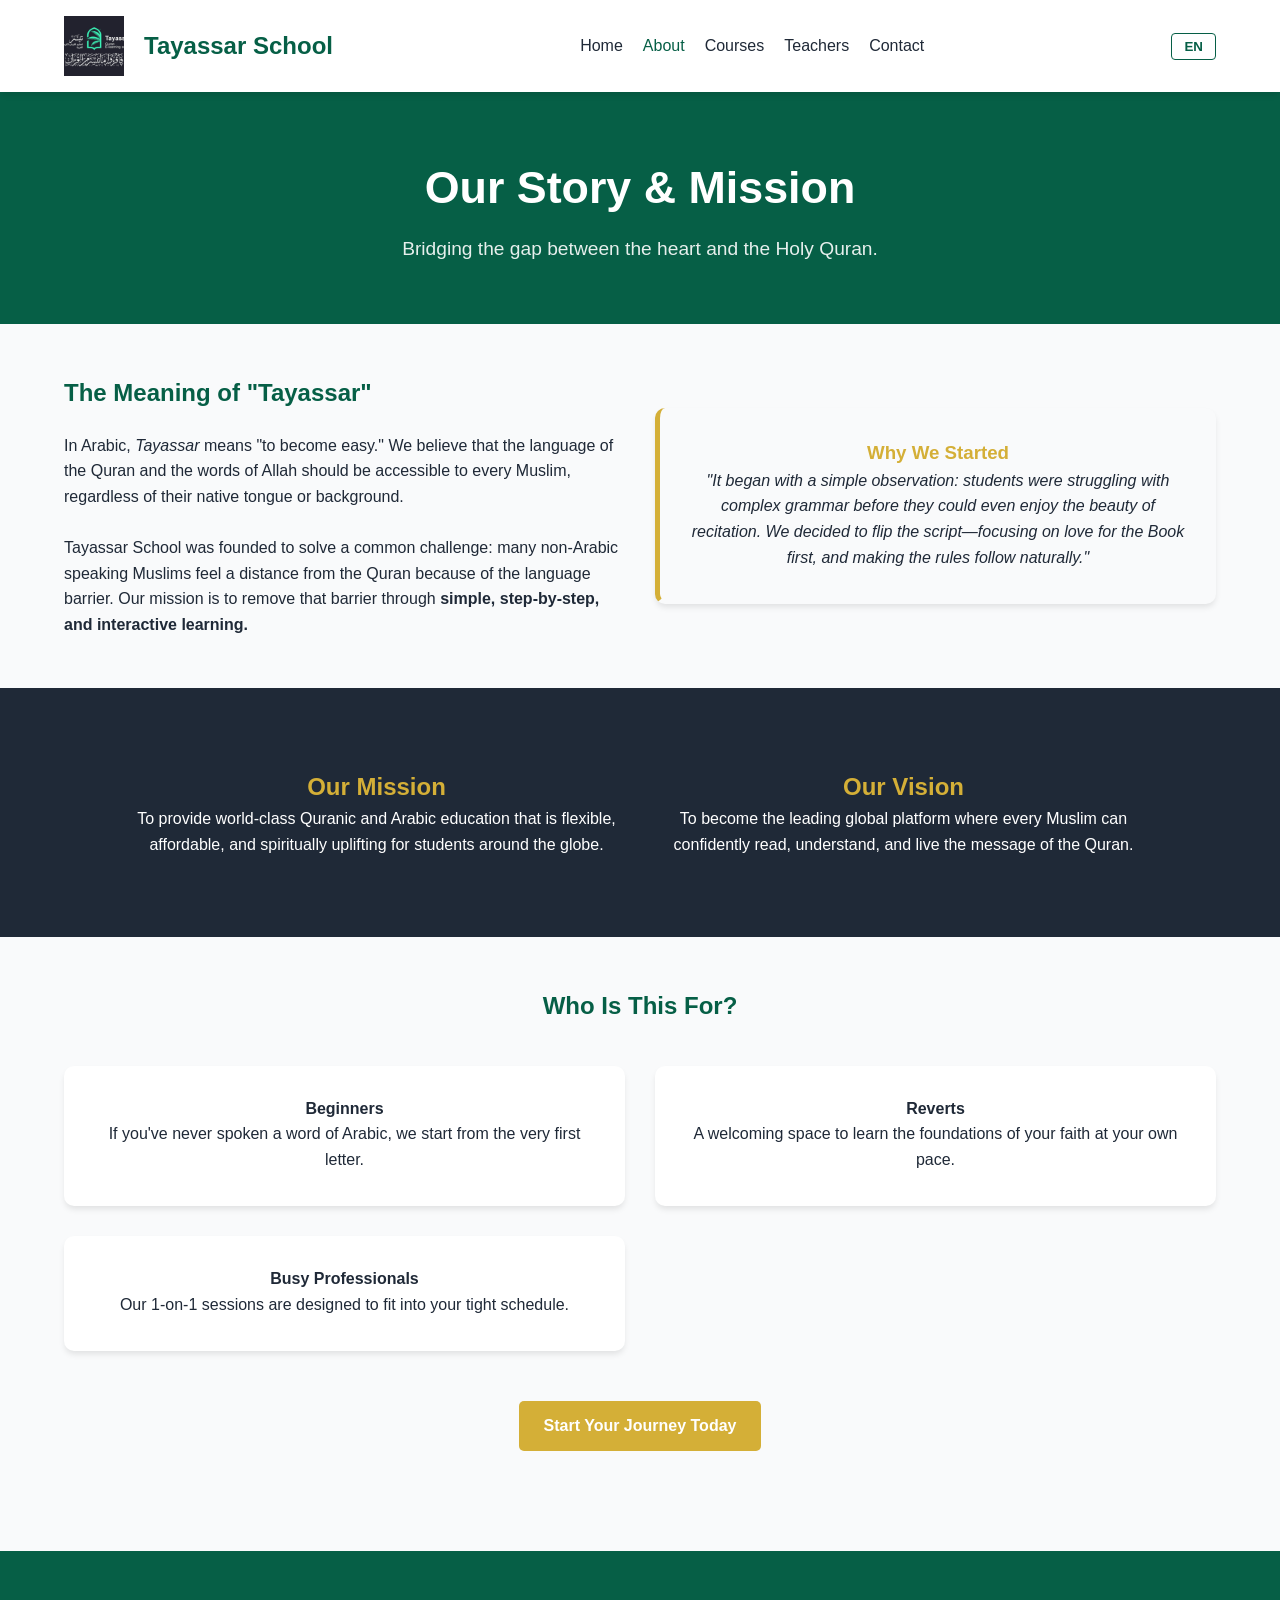
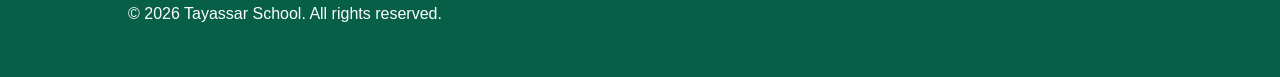
<file: about.html>
<!DOCTYPE html>
<html lang="en">
<head>
    <meta charset="UTF-8">
    <meta name="viewport" content="width=device-width, initial-scale=1.0">
    <title data-en="About Us | Tayassar School" data-ar="من نحن | مدرسة تيسر" data-fr="À Propos | École Tayassar">About Us | Tayassar School</title>
    <link rel="stylesheet" href="style.css">
</head>
<body>

    <nav>
        <div class="logo">
            <a href="index.html" style="display: flex; align-items: center; text-decoration: none; color: inherit;">
                <img src="logo.jpg" alt="Logo" class="nav-logo">
                <span>Tayassar School</span>
            </a>
        </div>
        <ul class="nav-links">
            <li><a href="index.html" data-en="Home" data-ar="الرئيسية" data-fr="Accueil">Home</a></li>
            <li><a href="about.html" data-en="About" data-ar="من نحن" data-fr="À Propos" class="active">About</a></li>
            <li><a href="courses.html" data-en="Courses" data-ar="دروسنا" data-fr="Cours">Courses</a></li>
            <li><a href="teachers.html" data-en="Teachers" data-ar="المعلمون" data-fr="Enseignants">Teachers</a></li>
            <li><a href="contact.html" data-en="Contact" data-ar="تواصل معنا" data-fr="Contact">Contact</a></li>
        </ul>
        <button class="lang-switch" onclick="toggleLanguage()">EN</button>
    </nav>

    <header style="background: var(--primary); color: white; padding: 60px 10%; text-align: center;">
        <h1 style="font-size: 2.8rem; margin-bottom: 10px;" 
            data-en="Our Story & Mission" 
            data-ar="قصتنا ورسالتنا" 
            data-fr="Notre Histoire & Mission">
            Our Story & Mission
        </h1>
        <p style="font-size: 1.2rem; opacity: 0.9;" 
           data-en="Bridging the gap between the heart and the Holy Quran." 
           data-ar="جسر الفجوة بين القلب والقرآن الكريم." 
           data-fr="Combler le fossé entre le cœur et le Saint Coran.">
           Bridging the gap between the heart and the Holy Quran.
        </p>
    </header>

    <section class="section-padding">
        <div class="grid" style="align-items: center;">
            <div>
                <h2 style="color: var(--primary); margin-bottom: 20px;" 
                    data-en="The Meaning of 'Tayassar'" 
                    data-ar="معنى كلمة 'تيسر'" 
                    data-fr="La Signification de 'Tayassar'">
                    The Meaning of "Tayassar"
                </h2>
                <p data-en="In Arabic, Tayassar means 'to become easy.' We believe that the language of the Quran and the words of Allah should be accessible to every Muslim, regardless of their native tongue or background."
                   data-ar="تعني كلمة تيسر في اللغة العربية 'أصبح سهلاً'. ونحن نؤمن بأن لغة القرآن وكلمات الله يجب أن تكون في متناول كل مسلم، بغض النظر عن لغته الأم أو خلفيته."
                   data-fr="En arabe, Tayassar signifie « devenir facile ». Nous pensons que la langue du Coran et les paroles d'Allah devraient être accessibles à tout musulman, indépendamment de sa langue maternelle ou de son origine.">
                   In Arabic, <em>Tayassar</em> means "to become easy." We believe that the language of the Quran and the words of Allah should be accessible to every Muslim, regardless of their native tongue or background.
                </p>
                <br>
                <p data-en="Tayassar School was founded to solve a common challenge: many non-Arabic speaking Muslims feel a distance from the Quran because of the language barrier. Our mission is to remove that barrier through simple, step-by-step, and interactive learning."
                   data-ar="تأسست مدرسة تيسر لحل تحدٍ شائع: يشعر العديد من المسلمين غير الناطقين باللغة العربية ببعد عن القرآن بسبب حاجز اللغة. مهمتنا هي إزالة هذا الحاجز من خلال تعلم بسيط وتفاعلي وخطوة بخطوة."
                   data-fr="L'École Tayassar a été fondée pour répondre à un défi commun : de nombreux musulmans non arabophones se sentent éloignés du Coran à cause de la barrière de la langue. Notre mission est de lever cette barrière grâce à un apprentissage simple, étape par étape et interactif.">
                   Tayassar School was founded to solve a common challenge: many non-Arabic speaking Muslims feel a distance from the Quran because of the language barrier. Our mission is to remove that barrier through <strong>simple, step-by-step, and interactive learning.</strong>
                </p>
            </div>
            <div class="card" style="background: var(--light); border-left: 5px solid var(--accent);">
                <h3 style="color: var(--accent);" data-en="Why We Started" data-ar="لماذا بدأنا" data-fr="Pourquoi Nous Avons Commencé">Why We Started</h3>
                <p style="font-style: italic;" 
                   data-en="&ldquo;It began with a simple observation: students were struggling with complex grammar before they could even enjoy the beauty of recitation. We decided to flip the script&mdash;focusing on love for the Book first, and making the rules follow naturally.&rdquo;"
                   data-ar="&ldquo;بدأ الأمر بملاحظة بسيطة: كان الطلاب يعانون مع القواعد النحوية المعقدة قبل أن يتمكنوا حتى من الاستمتاف بجمال التلاوة. قررنا تغيير الأسلوب، بالتركيز على حب الكتاب أولاً، وجعل القواعد تأتي تبيعاً بشكل طبيعي.&rdquo;"
                   data-fr="&ldquo;Cela a commencé par un simple constat : les étudiants se battaient avec une grammaire complexe avant même de pouvoir apprécier la beauté de la récitation. Nous avons décidé d'inverser la tendance en nous concentrant d'abord sur l'amour du Livre, les règles découlant naturellement ensuite.&rdquo;">
                   "It began with a simple observation: students were struggling with complex grammar before they could even enjoy the beauty of recitation. We decided to flip the script—focusing on love for the Book first, and making the rules follow naturally."
                </p>
            </div>
        </div>
    </section>

    <section style="background: var(--dark); color: white; padding: 80px 10%;">
        <div class="grid">
            <div style="text-align: center;">
                <h2 style="color: var(--accent);" data-en="Our Mission" data-ar="رسالتنا" data-fr="Notre Mission">Our Mission</h2>
                <p data-en="To provide world-class Quranic and Arabic education that is flexible, affordable, and spiritually uplifting for students around the globe."
                   data-ar="تقديم تعليم قرآني وعربي ذو مستوى عالمي يتميز بالمرونة والتكلفة الميسرة والارتقاء الروحي للطلاب في جميع أنحاء العالم."
                   data-fr="Fournir une éducation coranique et arabe de classe mondiale, flexible, abordable et spirituellement enrichissante pour les étudiants du monde entier.">
                   To provide world-class Quranic and Arabic education that is flexible, affordable, and spiritually uplifting for students around the globe.
                </p>
            </div>
            <div style="text-align: center;">
                <h2 style="color: var(--accent);" data-en="Our Vision" data-ar="رؤيتنا" data-fr="Notre Vision">Our Vision</h2>
                <p data-en="To become the leading global platform where every Muslim can confidently read, understand, and live the message of the Quran."
                   data-ar="أن نصبح المنصة العالمية الرائدة حيث يمكن لكل مسلم قراءة رسالة القرآن وفهمها والعيش بها بكل ثقة."
                   data-fr="Devenir la plateforme mondiale de premier plan où chaque musulman peut lire, comprendre et vivre le message du Coran en toute confiance.">
                   To become the leading global platform where every Muslim can confidently read, understand, and live the message of the Quran.
                </p>
            </div>
        </div>
    </section>

    <section class="section-padding" style="text-align: center;">
        <h2 style="margin-bottom: 40px; color: var(--primary);" data-en="Who Is This For?" data-ar="لمن هذه الدورة؟" data-fr="À Qui S'adresse Ce Cours?">Who Is This For?</h2>
        <div class="grid">
            <div class="card">
                <h4 data-en="Beginners" data-ar="المبتدئين" data-fr="Débutants">Beginners</h4>
                <p data-en="If you've never spoken a word of Arabic, we start from the very first letter."
                   data-ar="إذا لم تنطق بكلمة عربية من قبل، فنحن نبدأ معك من الحرف الأول تمامًا."
                   data-fr="Si vous n'avez jamais parlé un mot d'arabe, nous commençons dès la toute première lettre.">
                   If you've never spoken a word of Arabic, we start from the very first letter.
                </p>
            </div>
            <div class="card">
                <h4 data-en="Reverts" data-ar="المسلمون الجدد" data-fr="Nouveaux Convertis">Reverts</h4>
                <p data-en="A welcoming space to learn the foundations of your faith at your own pace."
                   data-ar="مساحة ترحيبية لتعلم أسس دينك بالشكل الذي يناسب وتيرتك الخاصة."
                   data-fr="Un espace accueillant pour apprendre les fondements de votre foi à votre propre rythme.">
                   A welcoming space to learn the foundations of your faith at your own pace.
                </p>
            </div>
            <div class="card">
                <h4 data-en="Busy Professionals" data-ar="المحترفون المشغولون" data-fr="Professionnels Occupés">Busy Professionals</h4>
                <p data-en="Our 1-on-1 sessions are designed to fit into your tight schedule."
                   data-ar="تم تصميم جلساتنا الفردية المباشرة لتناسب جدول أعمالك المزدحم."
                   data-fr="Nos sessions individuelles sont conçues pour s'adapter à votre emploi du temps chargé.">
                   Our 1-on-1 sessions are designed to fit into your tight schedule.
                </p>
            </div>
        </div>
        
        <div style="margin-top: 50px;">
            <a href="teachers.html" class="btn btn-primary" 
               data-en="Start Your Journey Today" 
               data-ar="ابدأ رحلتك اليوم" 
               data-fr="Commencez Votre Parcours Aujourd'hui">
               Start Your Journey Today
            </a>
        </div>
    </section>

    <footer>
        <p data-en="&copy; 2026 Tayassar School. All rights reserved." 
           data-ar="&copy; ٢٠٢٦ مدرسة تيسر. جميع الحقوق محفوظة." 
           data-fr="&copy; 2026 École Tayassar. Tous droits réservés.">
           &copy; 2026 Tayassar School. All rights reserved.
        </p>
    </footer>

    <script src="script.js"></script>
</body>
</html>
</file>
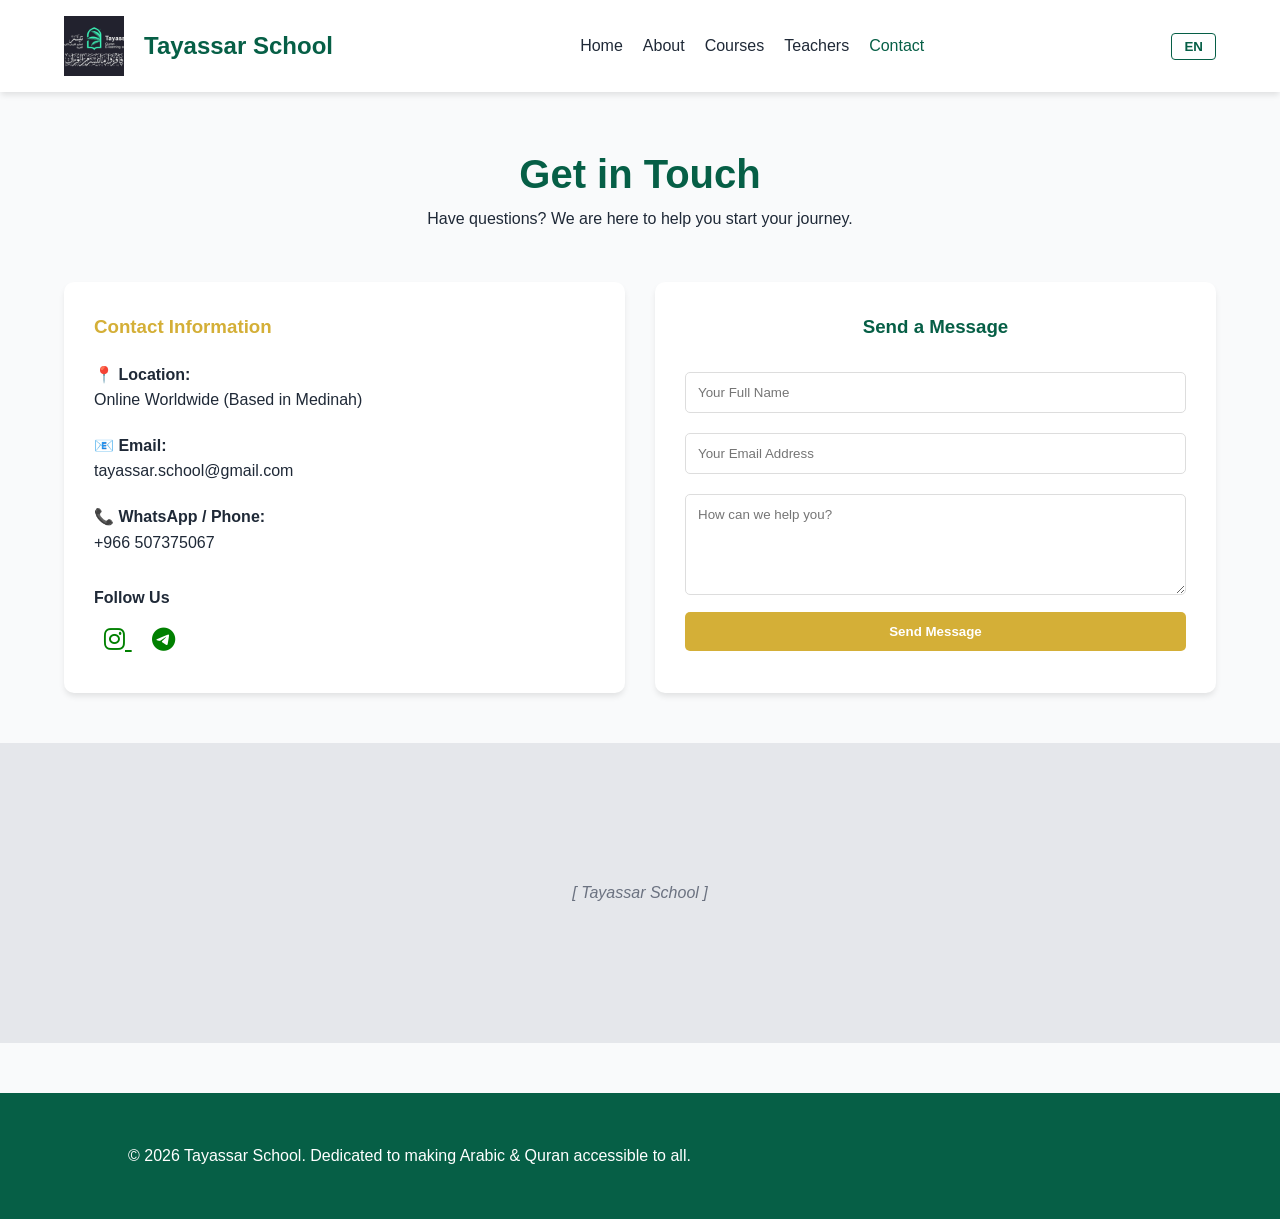
<file: contact.html>
<!DOCTYPE html>
<html lang="en">
<head>
    <meta charset="UTF-8">
    <meta name="viewport" content="width=device-width, initial-scale=1.0">
    <title data-en="Contact Us | Tayassar School" data-ar="اتصل بنا | مدرسة تيسر" data-fr="Contactez-nous | École Tayassar">Contact Us | Tayassar School</title>
    <link rel="stylesheet" href="style.css">
    <link rel="stylesheet" href="https://cdnjs.cloudflare.com/ajax/libs/font-awesome/6.5.1/css/all.min.css">
</head>
<body>

    <nav>
        <div class="logo">
            <a href="index.html" style="display: flex; align-items: center; text-decoration: none; color: inherit;">
                <img src="logo.jpg" alt="Logo" class="nav-logo">
                <span>Tayassar School</span>
            </a>
        </div>
        <ul class="nav-links">
            <li><a href="index.html" data-en="Home" data-ar="الرئيسية" data-fr="Accueil">Home</a></li>
            <li><a href="about.html" data-en="About" data-ar="من نحن" data-fr="À Propos">About</a></li>
            <li><a href="courses.html" data-en="Courses" data-ar="دروسنا" data-fr="Cours">Courses</a></li>
            <li><a href="teachers.html" data-en="Teachers" data-ar="المعلمون" data-fr="Enseignants">Teachers</a></li>
            <li><a href="contact.html" data-en="Contact" data-ar="تواصل معنا" data-fr="Contact" class="active">Contact</a></li>
        </ul>
        <button class="lang-switch" onclick="toggleLanguage()">EN</button>
    </nav>

    <section class="section-padding">
        <div style="text-align: center; margin-bottom: 50px;">
            <h1 style="color: var(--primary); font-size: 2.5rem;" 
                data-en="Get in Touch" 
                data-ar="تواصل معنا" 
                data-fr="Contactez-nous">
                Get in Touch
            </h1>
            <p data-en="Have questions? We are here to help you start your journey." 
               data-ar="لديك أسئلة؟ نحن هنا لمساعدتك في بدء رحلتك التعليمية." 
               data-fr="Des questions? Nous sommes là pour vous aider à commencer votre parcours.">
               Have questions? We are here to help you start your journey.
            </p>
        </div>

        <div class="grid">
            <div class="card" style="text-align: left;">
                <h3 style="color: var(--accent); margin-bottom: 20px;" 
                    data-en="Contact Information" 
                    data-ar="معلومات الاتصال" 
                    data-fr="Informations de Contact">
                    Contact Information
                </h3>
                
                <div style="margin-bottom: 20px;">
                    <strong data-en="📍 Location:" data-ar="📍 الموقع:" data-fr="📍 Emplacement:">📍 Location:</strong>
                    <p data-en="Online Worldwide (Based in Medinah)" 
                       data-ar="عبر الإنترنت حول العالم (المقر في المدينة المنورة)" 
                       data-fr="En ligne dans le monde entier (Basé à Médine)">
                       Online Worldwide (Based in Medinah)
                    </p>
                </div>

                <div style="margin-bottom: 20px;">
                    <strong data-en="📧 Email:" data-ar="📧 البريد الإلكتروني:" data-fr="📧 E-mail:">📧 Email:</strong>
                    <p>tayassar.school@gmail.com</p>
                </div>

                <div style="margin-bottom: 20px;">
                    <strong data-en="📞 WhatsApp / Phone:" data-ar="📞 واتساب / الهاتف:" data-fr="📞 WhatsApp / Téléphone:">📞 WhatsApp / Phone:</strong>
                    <p dir="ltr">+966 507375067</p>
                </div>

                <div style="margin-top: 30px;">
                    <h4 style="margin-bottom: 10px;" data-en="Follow Us" data-ar="تابعنا" data-fr="Suivez-nous">Follow Us</h4>
                    <div class="socials">
                        <a href="https://www.instagram.com/tayassarschool_?igsh=a3J6ZmcxYjdlcDVh&utm_source=qr" target="_blank">
                            <i class="fa-brands fa-instagram"></i>
                        </a>
                        <a href="https://t.me/tayassarschool" target="_blank">
                            <i class="fa-brands fa-telegram"></i>
                        </a>
                    </div>
                </div>
            </div>

            <div class="card">
                <h3 style="color: var(--primary); margin-bottom: 20px;" 
                    data-en="Send a Message" 
                    data-ar="أرسل لنا رسالة" 
                    data-fr="Envoyer un Message">
                    Send a Message
                </h3>
                <form action="https://formspree.io/f/xgoqveqv" method="POST">
                    <input type="text" name="name" id="contactName" placeholder="Your Full Name" required 
                           data-en="Your Full Name" data-ar="الاسم الكامل" data-fr="Votre Nom Complet">
                           
                    <input type="email" name="email" id="contactEmail" placeholder="Your Email Address" required 
                           data-en="Your Email Address" data-ar="عنوان البريد الإلكتروني" data-fr="Votre Adresse E-mail">
                           
                    <textarea id="contactMessage" name="message" rows="5" placeholder="How can we help you?" required 
                              data-en="How can we help you?" data-ar="كيف يمكننا مساعدتك؟" data-fr="Comment pouvons-nous vous aider?"
                              style="width: 100%; padding: 12px; border: 1px solid #ddd; border-radius: 5px; margin: 10px 0;"></textarea>
                              
                    <button type="submit" class="btn btn-primary" style="width: 100%;" 
                            data-en="Send Message" data-ar="إرسال الرسالة" data-fr="Envoyer le Message">
                            Send Message
                    </button>
                </form>
            </div>
        </div>
    </section>

    <section style="width: 100%; height: 300px; background: #e5e7eb; display: flex; align-items: center; justify-content: center; color: #6b7280; font-style: italic;" 
             data-en="[ Tayassar School ]" 
             data-ar="[ مدرسة تيسر ]" 
             data-fr="[ École Tayassar ]">
        [ Tayassar School ]
    </section>

    <footer>
        <p data-en="&copy; 2026 Tayassar School. Dedicated to making Arabic & Quran accessible to all." 
           data-ar="&copy; ٢٠٢٦ مدرسة تيسر. مخصصة لتسهيل تعلم القرآن واللغة العربية للجميع." 
           data-fr="&copy; 2026 École Tayassar. Dédiée à rendre l'arabe et le Coran accessibles à tous.">
           &copy; 2026 Tayassar School. Dedicated to making Arabic & Quran accessible to all.
        </p>
    </footer>

    <script src="script.js"></script>
</body>
</html>
</file>
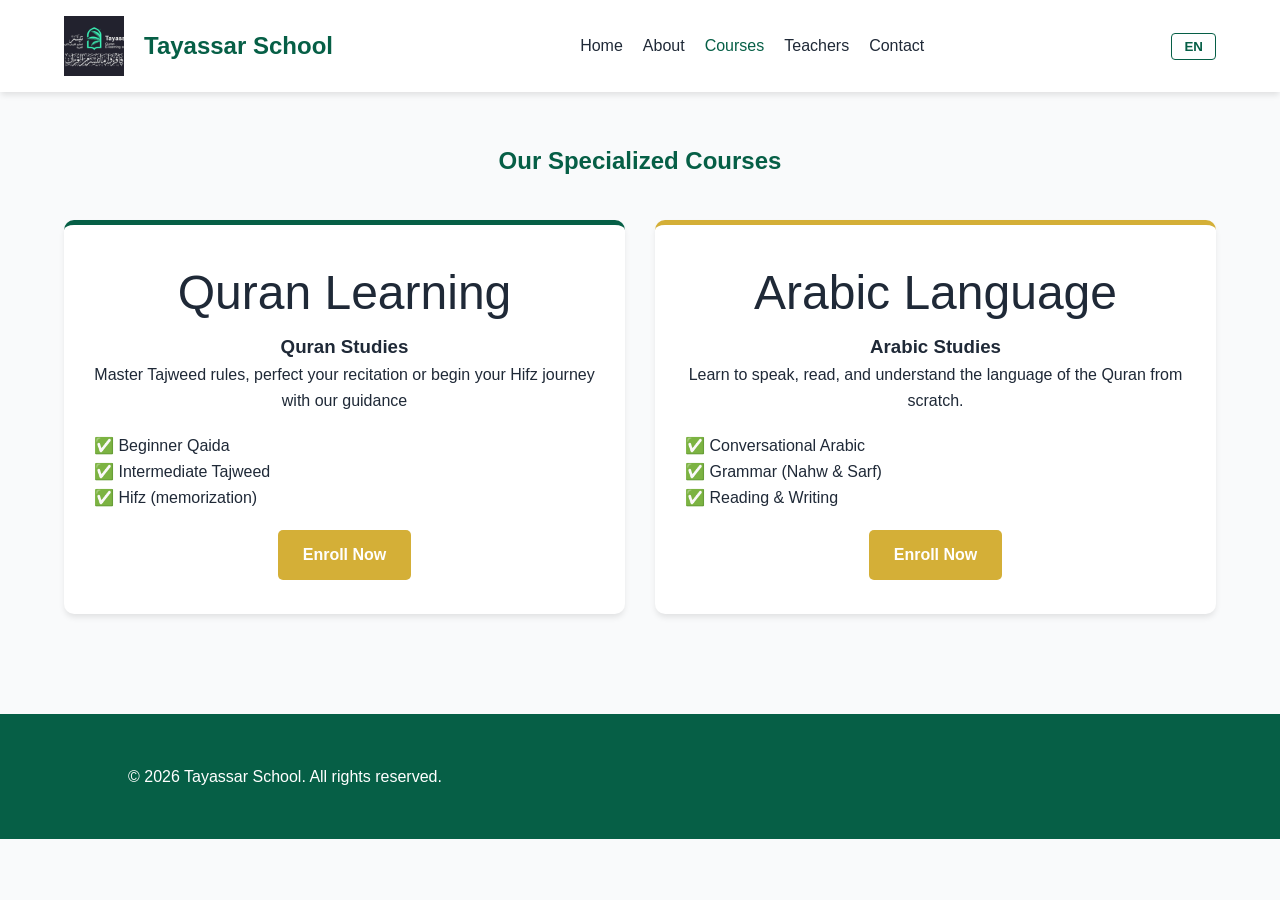
<file: courses.html>
<!DOCTYPE html>
<html lang="en">
<head>
    <meta charset="UTF-8">
    <meta name="viewport" content="width=device-width, initial-scale=1.0">
    <title data-en="Courses | Tayassar School" data-ar="دوراتنا | مدرسة تيسر" data-fr="Cours | École Tayassar">Courses | Tayassar School</title>
    <link rel="stylesheet" href="style.css">
</head>
<body>

    <nav>
        <div class="logo">
            <a href="index.html" style="display: flex; align-items: center; text-decoration: none; color: inherit;">
                <img src="logo.jpg" alt="Logo" class="nav-logo">
                <span>Tayassar School</span>
            </a>
        </div>
        <ul class="nav-links">
            <li><a href="index.html" data-en="Home" data-ar="الرئيسية" data-fr="Accueil">Home</a></li>
            <li><a href="about.html" data-en="About" data-ar="من نحن" data-fr="À Propos">About</a></li>
            <li><a href="courses.html" data-en="Courses" data-ar="دروسنا" data-fr="Cours" class="active">Courses</a></li>
            <li><a href="teachers.html" data-en="Teachers" data-ar="المعلمون" data-fr="Enseignants">Teachers</a></li>
            <li><a href="contact.html" data-en="Contact" data-ar="تواصل معنا" data-fr="Contact">Contact</a></li>
        </ul>
        <button class="lang-switch" onclick="toggleLanguage()">EN</button>
    </nav>

    <section class="section-padding">
        <h2 style="text-align: center; color: var(--primary);" 
            data-en="Our Specialized Courses" 
            data-ar="دوراتنا المتخصصة" 
            data-fr="Nos Cours Spécialisés">
            Our Specialized Courses
        </h2>
        
        <div class="grid" style="margin-top: 40px;">
            <div class="card" style="border-top: 5px solid var(--primary);">
                <div style="font-size: 3rem;" data-en="Quran Learning" data-ar="تعلم القرآن" data-fr="Apprentissage du Coran">Quran Learning</div>
                <h3 data-en="Quran Studies" data-ar="الدراسات القرآنية" data-fr="Études Coraniques">Quran Studies</h3>
                <p data-en="Master Tajweed rules, perfect your recitation or begin your Hifz journey with our guidance."
                   data-ar="أتقن أحكام التجويد، وحسّن تلاوتك أو ابدأ رحلة حفظ القرآن الكريم تحت إشرافنا."
                   data-fr="Maîtrisez les règles du Tajweed, perfectionnez votre récitation ou commencez votre mémorisation avec notre aide.">
                   Master Tajweed rules, perfect your recitation or begin your Hifz journey with our guidance
                </p>
                <ul style="list-style: none; margin: 20px 0; text-align: left;">
                    <li data-en="✅ Beginner Qaida" data-ar="✅ القاعدة النورانية للمبتدئين" data-fr="✅ Qaida pour Débutants">✅ Beginner Qaida</li>
                    <li data-en="✅ Intermediate Tajweed" data-ar="✅ التجويد للمستوى المتوسط" data-fr="✅ Tajweed Intermédiaire">✅ Intermediate Tajweed</li>
                    <li data-en="✅ Hifz (memorization)" data-ar="✅ الحفظ (تحفيظ القرآن الكريم)" data-fr="✅ Hifz (Mémorisation)">✅ Hifz (memorization)</li>
                </ul>
                <a href="booking.html" class="btn btn-primary" data-en="Enroll Now" data-ar="سجل الآن" data-fr="S'inscrire Maintenant">Enroll Now</a>
            </div>

            <div class="card" style="border-top: 5px solid var(--accent);">
                <div style="font-size: 3rem;" data-en="Arabic Language" data-ar="اللغة العربية" data-fr="Langue Arabe">Arabic Language</div>
                <h3 data-en="Arabic Studies" data-ar="دراسات اللغة العربية" data-fr="Études d'Arabe">Arabic Studies</h3>
                <p data-en="Learn to speak, read, and understand the language of the Quran from scratch."
                   data-ar="تعلم التحدث والقراءة وفهم لغة القرآن الكريم من الصفر تمامًا."
                   data-fr="Apprenez à parler, lire et comprendre la langue du Coran à partir de zéro.">
                   Learn to speak, read, and understand the language of the Quran from scratch.
                </p>
                <ul style="list-style: none; margin: 20px 0; text-align: left;">
                    <li data-en="✅ Conversational Arabic" data-ar="✅ المحادثة باللغة العربية" data-fr="✅ Arabe Conversationnel">✅ Conversational Arabic</li>
                    <li data-en="✅ Grammar (Nahw & Sarf)" data-ar="✅ القواعد النحوية والصرفية" data-fr="✅ Grammaire (Nahw & Sarf)">✅ Grammar (Nahw & Sarf)</li>
                    <li data-en="✅ Reading & Writing" data-ar="✅ القراءة والكتابة" data-fr="✅ Lecture & Écriture">✅ Reading & Writing</li>
                </ul>
                <a href="booking.html" class="btn btn-primary" data-en="Enroll Now" data-ar="سجل الآن" data-fr="S'inscrire Maintenant">Enroll Now</a>
            </div>
        </div>
    </section>

    <footer>
        <p data-en="&copy; 2026 Tayassar School. All rights reserved." 
           data-ar="&copy; ٢٠٢٦ مدرسة تيسر. جميع الحقوق محفوظة." 
           data-fr="&copy; 2026 École Tayassar. Tous droits réservés.">
           &copy; 2026 Tayassar School. All rights reserved.
        </p>
    </footer>

    <script src="script.js"></script>
</body>
</html>
</file>
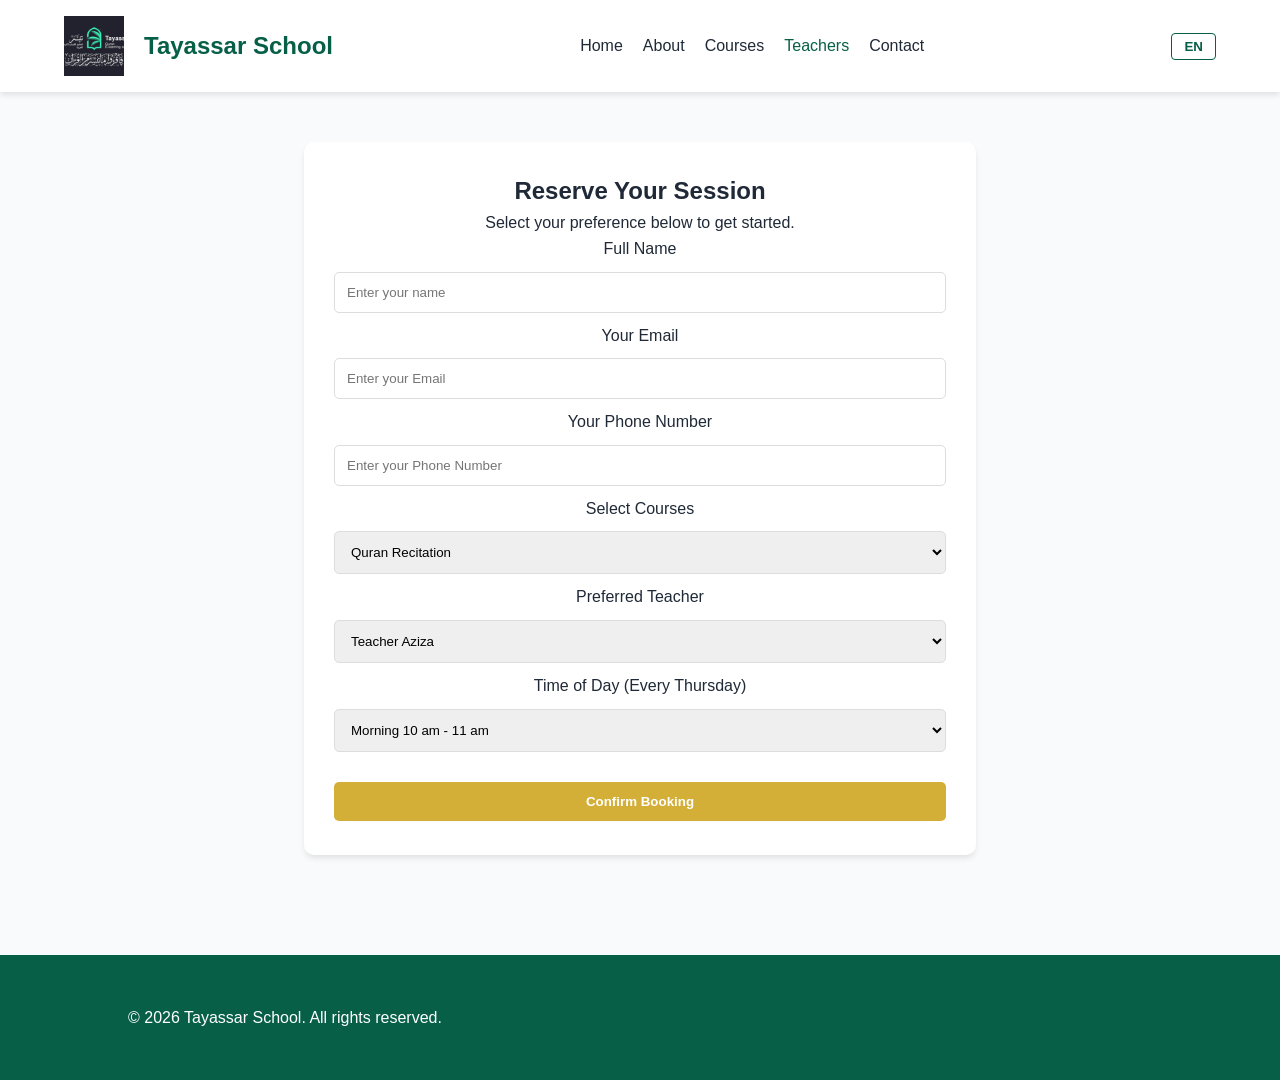
<file: teachers.html>
<!DOCTYPE html>
<html lang="en">
<head>
    <meta charset="UTF-8">
    <meta name="viewport" content="width=device-width, initial-scale=1.0">
    <title data-en="Booking | Tayassar School" data-ar="الحجز | مدرسة تيسر" data-fr="Réservation | École Tayassar">Booking | Tayassar School</title>
    <link rel="stylesheet" href="style.css">
</head>
<body>

    <nav>
        <div class="logo">
            <a href="index.html" style="display: flex; align-items: center; text-decoration: none; color: inherit;">
                <img src="logo.jpg" alt="Logo" class="nav-logo">
                <span>Tayassar School</span>
            </a>
        </div>
        <ul class="nav-links">
            <li><a href="index.html" data-en="Home" data-ar="الرئيسية" data-fr="Accueil">Home</a></li>
            <li><a href="about.html" data-en="About" data-ar="من نحن" data-fr="À Propos">About</a></li>
            <li><a href="courses.html" data-en="Courses" data-ar="دروسنا" data-fr="Cours">Courses</a></li>
            <li><a href="teachers.html" data-en="Teachers" data-ar="المعلمون" data-fr="Enseignants">Teachers</a></li>
            <li><a href="contact.html" data-en="Contact" data-ar="تواصل معنا" data-fr="Contact">Contact</a></li>
        </ul>
        <button class="lang-switch" onclick="toggleLanguage()">EN</button>
    </nav>

    <section class="section-padding" style="max-width: 800px; margin: auto;">
        <div class="card">
            <h2 data-en="Reserve Your Session" data-ar="احجز جلستك التعليمية" data-fr="Réservez Votre Session">Reserve Your Session</h2>
            <p data-en="Select your preference below to get started." data-ar="حدد تفضيلاتك أدناه لبدء التعلم." data-fr="Sélectionnez vos préférences ci-dessous pour commencer.">Select your preference below to get started.</p>
            
            <form action="https://formspree.io/f/xgoqveqv" method="POST">
                <label data-en="Full Name" data-ar="الاسم الكامل" data-fr="Nom Complet">Full Name</label>
                <input type="text" name="name" id="name" required placeholder="Enter your name"
                       data-en="Enter your name" data-ar="أدخل اسمك" data-fr="Entrez votre nom">
                
                <label data-en="Your Email" data-ar="البريد الإلكتروني" data-fr="Votre Adresse E-mail">Your Email</label>
                <input type="email" name="email" id="email" required placeholder="Enter your Email"
                       data-en="Enter your Email" data-ar="أدخل بريدك الإلكتروني" data-fr="Entrez votre e-mail">
                
                <label data-en="Your Phone Number" data-ar="رقم الهاتف" data-fr="Numéro de Téléphone">Your Phone Number</label>
                <input type="tel" name="phone" id="phone" required placeholder="Enter your Phone Number"
                       data-en="Enter your Phone Number" data-ar="أدخل رقم هاتفك" data-fr="Entrez votre numéro de téléphone">

                <label data-en="Select Courses" data-ar="اختر الدورة التدريبية" data-fr="Sélectionnez un Cours">Select Courses</label>
                <select name="course" id="course">
                    <option data-en="Quran Recitation" data-ar="تلاوة القرآن الكريم" data-fr="Récitation du Coran">Quran Recitation</option>
                    <option data-en="Arabic Language" data-ar="اللغة العربية" data-fr="Langue Arabe">Arabic Language</option>
                    <option data-en="Tajweed Intensive" data-ar="التجويد المكثف" data-fr="Tajweed Intensif">Tajweed Intensive</option>
                </select>

                <label data-en="Preferred Teacher" data-ar="المعلم المفضل" data-fr="Enseignant Préféré">Preferred Teacher</label>
                <select name="teacher" id="teacher">
                    <option data-en="Teacher Aziza" data-ar="الأستاذة عزيزة" data-fr="Professeur Aziza">Teacher Aziza</option>
                    <option data-en="Teacher Mohammed Saleh" data-ar="الأستاذ محمد صالح" data-fr="Professeur Mohammed Saleh">Teacher Mohammed Saleh</option>
                </select>

                <label data-en="Time of Day (Every Thursday)" data-ar="وقت اليوم (كل خميس)" data-fr="Moment de la Journée (Chaque Jeudi)">Time of Day (Every Thursday)</label>
                <select name="time" id="time">
                    <option data-en="Morning 10 am - 11 am" data-ar="الصباح ١٠ ص - ١١ ص" data-fr="Matin 10h00 - 11h00">Morning 10 am - 11 am</option>
                    <option data-en="Afternoon 12 PM - 1 PM" data-ar="الظهر ١٢ م - ١ م" data-fr="Après-midi 12h00 - 13h00">Afternoon 12 PM - 1 PM</option>
                    <option data-en="Evening 5 PM - 6 PM" data-ar="المساء ٥ م - ٦ م" data-fr="Soir 17h00 - 18h00">Evening 5 PM - 6 PM</option>
                </select>

                <button type="submit" class="btn btn-primary" style="width: 100%; margin-top: 20px;"
                        data-en="Confirm Booking" data-ar="تأكيد الحجز" data-fr="Confirmer la Réservation">
                        Confirm Booking
                </button>
            </form>
        </div>
    </section>

    <footer>
        <p data-en="&copy; 2026 Tayassar School. All rights reserved." 
           data-ar="&copy; ٢٠٢٦ مدرسة تيسر. جميع الحقوق محفوظة." 
           data-fr="&copy; 2026 École Tayassar. Tous droits réservés.">
           &copy; 2026 Tayassar School. All rights reserved.
        </p>
    </footer>

    <script src="script.js"></script>
</body>
</html>
</file>
<file: style.css>
:root {
    --primary: #065f46;
    --primary-light: #0f766e;
    --accent: #d4af37;
    --light: #f9fafb;
    --dark: #1f2937;
    --white: #ffffff;
    --shadow: 0 4px 6px -1px rgba(0, 0, 0, 0.1);
}

* {
    margin: 0;
    padding: 0;
    box-sizing: border-box;
    font-family: 'Segoe UI', Tahoma, Geneva, Verdana, sans-serif;
}

body {
    background-color: var(--light);
    color: var(--dark);
    line-height: 1.6;
}


nav {
    background: var(--white);
    padding: 1rem 5%;
    display: flex;
    justify-content: space-between;
    align-items: center;
    position: sticky;
    top: 0;
    z-index: 1000;
    box-shadow: var(--shadow);
}

.logo {
    font-size: 1.5rem;
    font-weight: bold;
    color: var(--primary);
}

.nav-links {
    display: flex;
    list-style: none;
    gap: 20px;
}

.nav-links a {
    text-decoration: none;
    color: var(--dark);
    font-weight: 500;
    transition: color 0.3s;
}

.nav-links a:hover,
.nav-links a.active {
    color: var(--primary);
}

.lang-switch {
    background: var(--primary);
    color: white;
    border: none;
    padding: 5px 12px;
    border-radius: 20px;
    cursor: pointer;
}


.hero {
    background: linear-gradient(rgba(6, 95, 70, 0.8), rgba(6, 95, 70, 0.8)), url('bk3.jpg') center/cover;
    background-position: center;
    background-size: cover;
    background-repeat: no-repeat;
    height: 100vh;
    width: 100%;
    display: flex;
    flex-direction: column;
    justify-content: center;
    align-items: center;
    text-align: center;
    color: white;
    padding: 0 20px;
}

.hero h1 {
    font-size: 3rem;
    margin-bottom: 1rem;
}


.btn {
    padding: 12px 25px;
    border-radius: 5px;
    text-decoration: none;
    font-weight: bold;
    transition: transform 0.3s, background 0.3s;
    display: inline-block;
    cursor: pointer;
    border: none;
}

.btn-primary {
    background: var(--accent);
    color: var(--white);
}

.btn-outline {
    border: 2px solid var(--white);
    color: var(--white);
    margin-left: 10px;
}

.btn:hover {
    transform: translateY(-3px);
    opacity: 0.9;
}


.section-padding {
    padding: 80px 10%;
}

.grid {
    display: grid;
    grid-template-columns: repeat(auto-fit, minmax(300px, 1fr));
    gap: 30px;
}

.card {
    background: white;
    padding: 30px;
    border-radius: 10px;
    box-shadow: var(--shadow);
    text-align: center;
    border-bottom: 4px solid transparent;
    transition: 0.3s;
}

.card:hover {
    border-bottom: 4px solid var(--accent);
}


.trial-banner {
    background: var(--accent);
    color: var(--dark);
    text-align: center;
    padding: 15px;
    font-weight: bold;
}


footer {
    background: var(--primary);
    color: white;
    padding: 50px 10%;
    margin-top: 50px;
}


input,
select,
textarea {
    width: 100%;
    padding: 12px;
    margin: 10px 0;
    border: 1px solid #ddd;
    border-radius: 5px;
}


.nav-logo {
    height: 60px;
    width: auto;
    margin-right: 20px;
    vertical-align: middle;
}



.section-padding {
    padding: 50px 5%;
}

.hero h1 {
    font-size: 2.5rem;
}

.grid {
    grid-template-columns: repeat(2, 1fr);
}

/* Show 2 columns instead of 3 */

img {
    max-width: 100%;
    height: auto;
}


@media (max-width: 768px) {

    nav {
        flex-direction: column;
        padding: 15px;
    }

    .nav-links {
        margin-top: 15px;
        gap: 10px;
        flex-wrap: wrap;
        justify-content: center;
    }


    .grid {
        grid-template-columns: 1fr;
    }


    .hero {
        height: 60vh;
    }

    .hero h1 {
        font-size: 1.8rem;
    }

    .btn-outline {
        margin-left: 0;
        margin-top: 10px;
        width: 100%;
    }

    .btn-primary {
        width: 100%;
    }


    .nav-logo {
        height: 30px;
    }
}


@media (max-width: 480px) {
    .nav-links {
        font-size: 14px;
    }

    .card {
        padding: 20px;
    }
}

.nav-logo:hover {
    filter: drop-shadow(0 0 5px rgba(212, 175, 55, 0.5));
    transition: 0.3s ease;
}

.socials a {
    color: Green;
    font-size: 24px;
    margin: 10px;
    transition: 0.3s;
}

.socials a:hover {
    color: #c8a951;
}

/* Language Specific Layout Adjustments */
body[dir="rtl"] {
    text-align: right;
}

/* Ensure font family reads beautifully when Arabic is toggled */
body.arabic-font {
    font-family: 'Cairo', 'Tajawal', 'Segoe UI', Tahoma, Geneva, Verdana, sans-serif;
}

/* Fix navbar flow and social items order for right-to-left layout */
body[dir="rtl"] .nav-links,
body[dir="rtl"] .socials {
    display: flex;
    flex-direction: row-reverse;
    gap: 20px;
}

body[dir="rtl"] .card {
    text-align: right !important;
}

/* Make sure the language button stays clean and prominent */
.lang-switch {
    font-weight: bold;
    cursor: pointer;
    padding: 5px 12px;
    border: 1px solid var(--primary);
    background: transparent;
    color: var(--primary);
    /* Fix for invisible text on white background */
    border-radius: 4px;
    transition: 0.3s ease;
}

.lang-switch:hover {
    background: var(--primary);
    color: white;
    /* Ensure text is visible when hovering with primary background */
}
</file>
